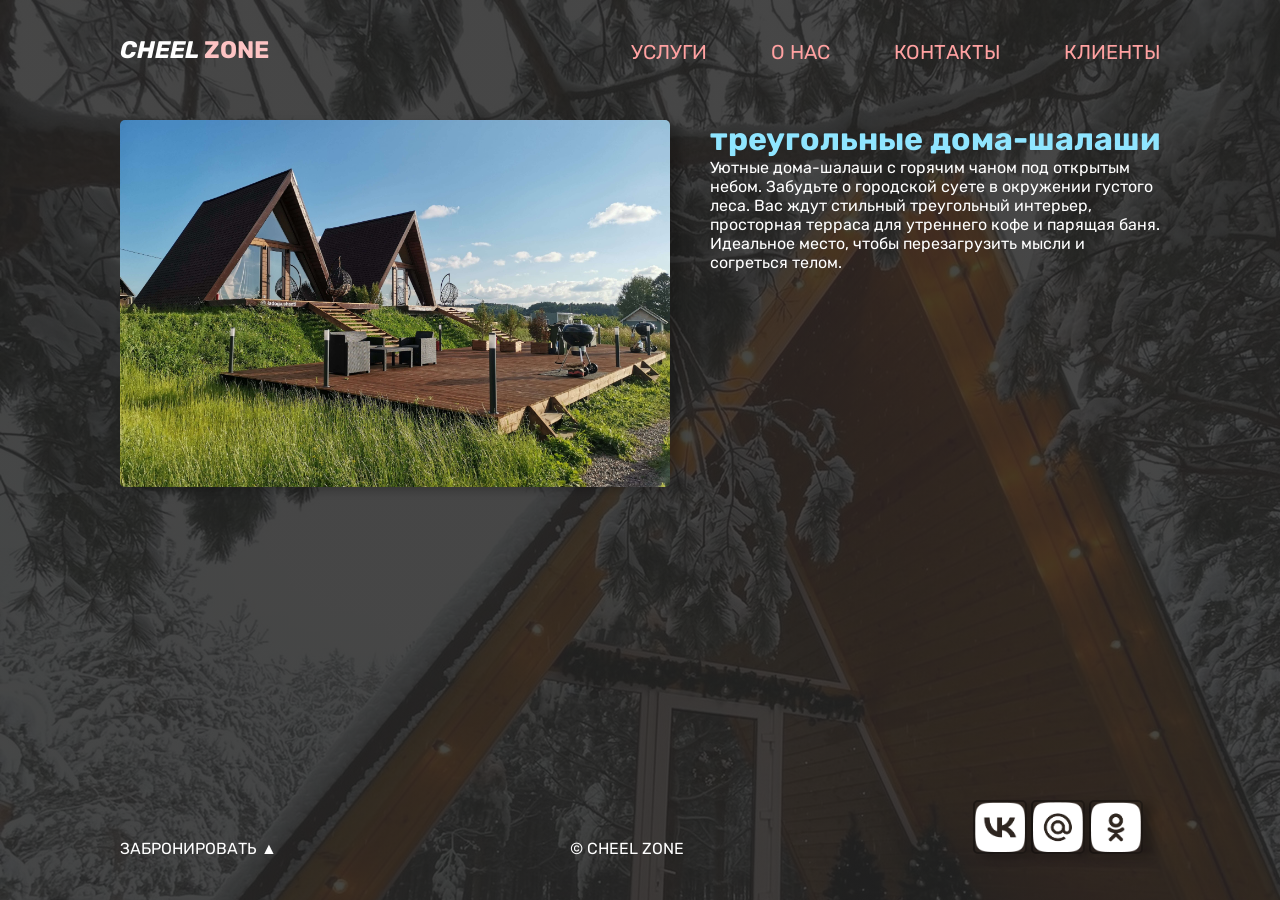
<file: index.html>
<!DOCTYPE html>
<html lang="ru  ">
<head>
    <meta charset="UTF-8">
    <meta name="viewport" content="width=device-width, initial-scale=1.0">
    <link rel="preconnect" href="https://fonts.googleapis.com">
    <link rel="preconnect" href="https://fonts.gstatic.com" crossorigin>
    <link href="https://fonts.googleapis.com/css2?family=Rubik:ital,wght@0,300..900;1,300..900&display=swap" rel="stylesheet">
    <link rel="stylesheet" href="css/style.css">
    <title>Батраков_саша_п-13</title>
</head>
<body>

    <div id="wrapper">
<header class="clearfix">    
   <a href="index.html" id="logo">  <i>Cheel</i>  <span class="pink">zone</span> </a>
   <ul id="mainnav">
        <li><a href="uslugi.html">Услуги</a></li>
        <li><a href="onas.html">О нас</a></li>
        <li><a href="contacts.html">Контакты</a></li>
        <li><a href="client.html">Клиенты</a></li>
   </ul>
</header>
        <main>
            <img class= "main_img-float" src="img/indexhouse.jpg    " alt="picture">
            <h1 style="color: rgb(143, 229, 255);">треугольные дома-шалаши</h1>
            <p>Уютные дома-шалаши с горячим чаном под открытым небом. Забудьте о городской суете в окружении густого леса. Вас ждут стильный треугольный интерьер, просторная терраса для утреннего кофе и парящая баня. Идеальное место, чтобы перезагрузить мысли и согреться телом.</p>
        </main>
        </div>
        <footer>
            <p class="footer_block"><a id="form_href" href="form.html"> Забронировать &#9650;</a></p>
            <p class="footer_block">&copy; Cheel zone</p>
            <div class="footer_icons">
                <a href="#"target= "_blank" ><img class= "footer_img" src="img/иконки соц. сетей/vk.png" alt="vk"></a>
                <a href="#"target= "_blank" ><img class= "footer_img" src="img/иконки соц. сетей/mailru.png" alt="mail"></a>
                <a href="#"target= "_blank" ><img class= "footer_img" src="img/иконки соц. сетей/ok.png" alt="ok"></a>
            </div>
        </footer>
</body>
</html>
</file>
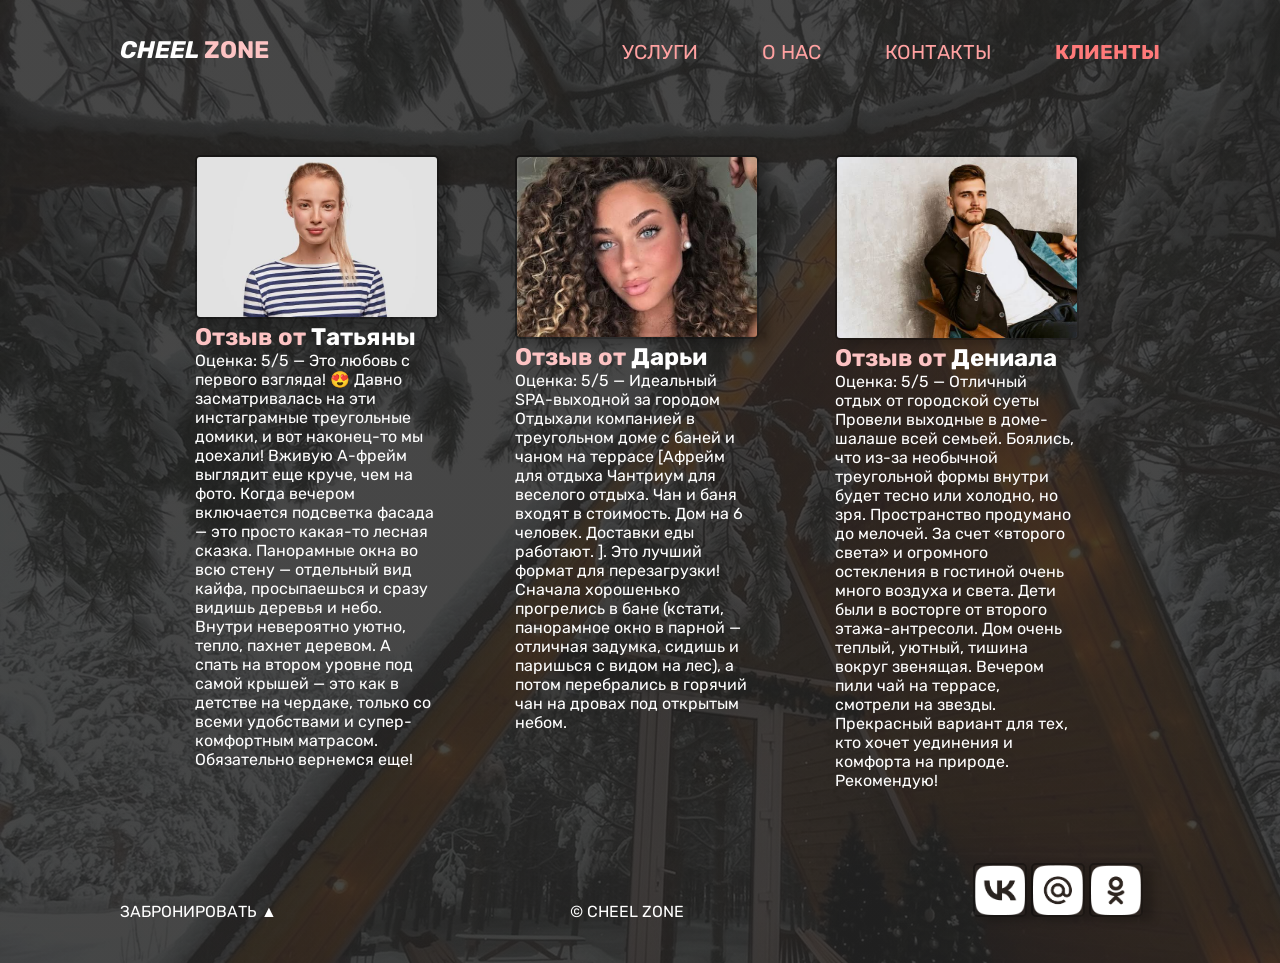
<file: client.html>
<!DOCTYPE html>
<html lang="ru">
<head>
    <meta charset="UTF-8">
    <meta name="viewport" content="width=device-width, initial-scale=1.0">
    <link rel="preconnect" href="https://fonts.googleapis.com">
    <link rel="preconnect" href="https://fonts.gstatic.com" crossorigin>
    <link href="https://fonts.googleapis.com/css2?family=Rubik:ital,wght@0,300..900;1,300..900&display=swap" rel="stylesheet">
    <link rel="stylesheet" href="css/style.css">
    <title>Батраков_саша_п-13</title>
</head>
<body>
    <div id="wrapper">
<header class="clearfix">    
   <a href="index.html" id="logo"> <i>Cheel</i>  <span class="pink">zone</span> </a>
   <ul id="mainnav">
        <li><a href="uslugi.html">Услуги</a></li>
        <li><a href="onas.html">О нас</a></li>
        <li><a href="contacts.html">Контакты</a></li>
        <li class="active"><a href="uslugi.html">Клиенты</a></li>
   </ul>
</header>
        <main>
            <section class="services clearfix">
            <article class= "services__item"><img class="services__img" src="img/cli1.jpg" alt="alt">
            <h2><span class = "pink">Отзыв от</span> Татьяны</h2>
            <p>Оценка: 5/5 — Это любовь с первого взгляда! 😍
Давно засматривалась на эти инстаграмные треугольные домики, и вот наконец-то мы доехали! Вживую А-фрейм выглядит еще круче, чем на фото. Когда вечером включается подсветка фасада — это просто какая-то лесная сказка. Панорамные окна во всю стену — отдельный вид кайфа, просыпаешься и сразу видишь деревья и небо. Внутри невероятно уютно, тепло, пахнет деревом. А спать на втором уровне под самой крышей — это как в детстве на чердаке, только со всеми удобствами и супер-комфортным матрасом. Обязательно вернемся еще!
</p>
            </article>
            <article class= "services__item"><img class="services__img" src="img/cli2.jpg" alt="alt">
            <h2><span class = "pink">Отзыв от</span> Дарьи</h2>
            <p>Оценка: 5/5 — Идеальный SPA-выходной за городом
Отдыхали компанией в треугольном доме с баней и чаном на террасе [Афрейм для отдыха Чантриум для веселого отдыха. Чан и баня входят в стоимость. Дом на 6 человек. Доставки еды работают. ]. Это лучший формат для перезагрузки! Сначала хорошенько прогрелись в бане (кстати, панорамное окно в парной — отличная задумка, сидишь и паришься с видом на лес), а потом перебрались в горячий чан на дровах под открытым небом.
</p>
            </article>
            <article class= "services__item"><img class="services__img" src="img/cli3.jpg" alt="alt">
            <h2><span class = "pink">Отзыв от</span> Дениала</h2>
            <p>Оценка: 5/5 — Отличный отдых от городской суеты
Провели выходные в доме-шалаше всей семьей. Боялись, что из-за необычной треугольной формы внутри будет тесно или холодно, но зря. Пространство продумано до мелочей. За счет «второго света» и огромного остекления в гостиной очень много воздуха и света. Дети были в восторге от второго этажа-антресоли. Дом очень теплый, уютный, тишина вокруг звенящая. Вечером пили чай на террасе, смотрели на звезды. Прекрасный вариант для тех, кто хочет уединения и комфорта на природе. Рекомендую!
</p>
            </article>
            </section>
            <h1 class="h1--invisible">Услуги компании</h1>
        </main>
        </div>
        <footer>
            <p class="footer_block"><a id="form_href" href="form.html"> Забронировать &#9650;</a></p>
            <p class="footer_block">&copy; Cheel zone</p>
            <div class="footer_icons">
                <a href="#"target= "_blank" ><img class= "footer_img" src="img/иконки соц. сетей/vk.png" alt="vk"></a>
                <a href="#"target= "_blank" ><img class= "footer_img" src="img/иконки соц. сетей/mailru.png" alt="mail"></a>
                <a href="#"target= "_blank" ><img class= "footer_img" src="img/иконки соц. сетей/ok.png" alt="ok"></a>
            </div>
        </footer>
</body>
</html>
</file>
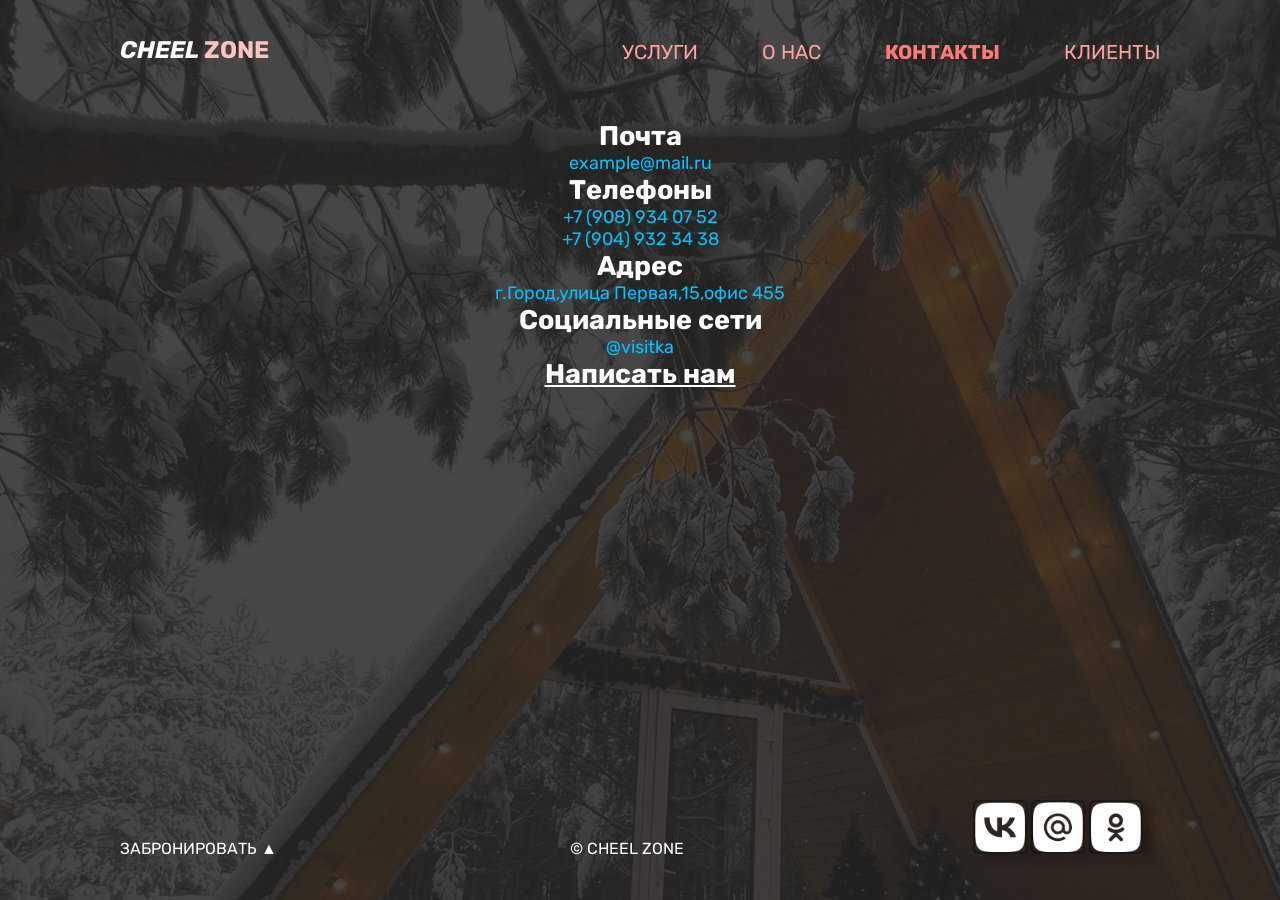
<file: contacts.html>
<!DOCTYPE html>
<html lang="ru">
<head>
    <meta charset="UTF-8">
    <meta name="viewport" content="width=device-width, initial-scale=1.0">
    <link rel="preconnect" href="https://fonts.googleapis.com">
    <link rel="preconnect" href="https://fonts.gstatic.com" crossorigin>
    <link href="https://fonts.googleapis.com/css2?family=Rubik:ital,wght@0,300..900;1,300..900&display=swap" rel="stylesheet">
    <link rel="stylesheet" href="css/style.css">
    <title>Батраков_саша_п-13</title>
</head>
<body>
    <div id="wrapper">
<header class="clearfix">    
   <a href="index.html" id="logo"> <i>Cheel</i>  <span class="pink">zone</span> </a>
   <ul id="mainnav">
        <li><a href="uslugi.html">Услуги</a></li>
        <li><a href="onas.html">О нас</a></li>
        <li class="active"><a href="uslugi.html">Контакты</a></li>
        <li><a href="client.html">Клиенты</a></li>
   </ul>
</header>
    <main class="main1">
        <h2>Почта</h2>
        <p style="color: rgb(0, 195, 255);">example@mail.ru</p>
        <h2>Телефоны</h2>
        <p style="color: rgb(0, 195, 255);">+7 (908) 934 07 52</p>
        <p style="color: rgb(0, 195, 255);">+7 (904) 932 34 38</p>
        <h2>Адрес</h2>
        <p style="color: rgb(0, 195, 255);">г.Город,улица Первая,15,офис 455</p>
        <h2>Социальные сети</h2>
        <p style="color: rgb(0, 195, 255);">@visitka</p>
        <h2><a href="form.html">Написать нам</a></h2>
    </main>
    </div>
    <footer>
            <p class="footer_block"><a id="form_href" href="form.html"> Забронировать &#9650;</a></p>
            <p class="footer_block">&copy; Cheel zone</p>
            <div class="footer_icons">
                <a href="#"target= "_blank" ><img class= "footer_img" src="img/иконки соц. сетей/vk.png" alt="vk"></a>
                <a href="#"target= "_blank" ><img class= "footer_img" src="img/иконки соц. сетей/mailru.png" alt="mail"></a>
                <a href="#"target= "_blank" ><img class= "footer_img" src="img/иконки соц. сетей/ok.png" alt="ok"></a>
            </div>
        </footer>
</body>
</html>
</file>
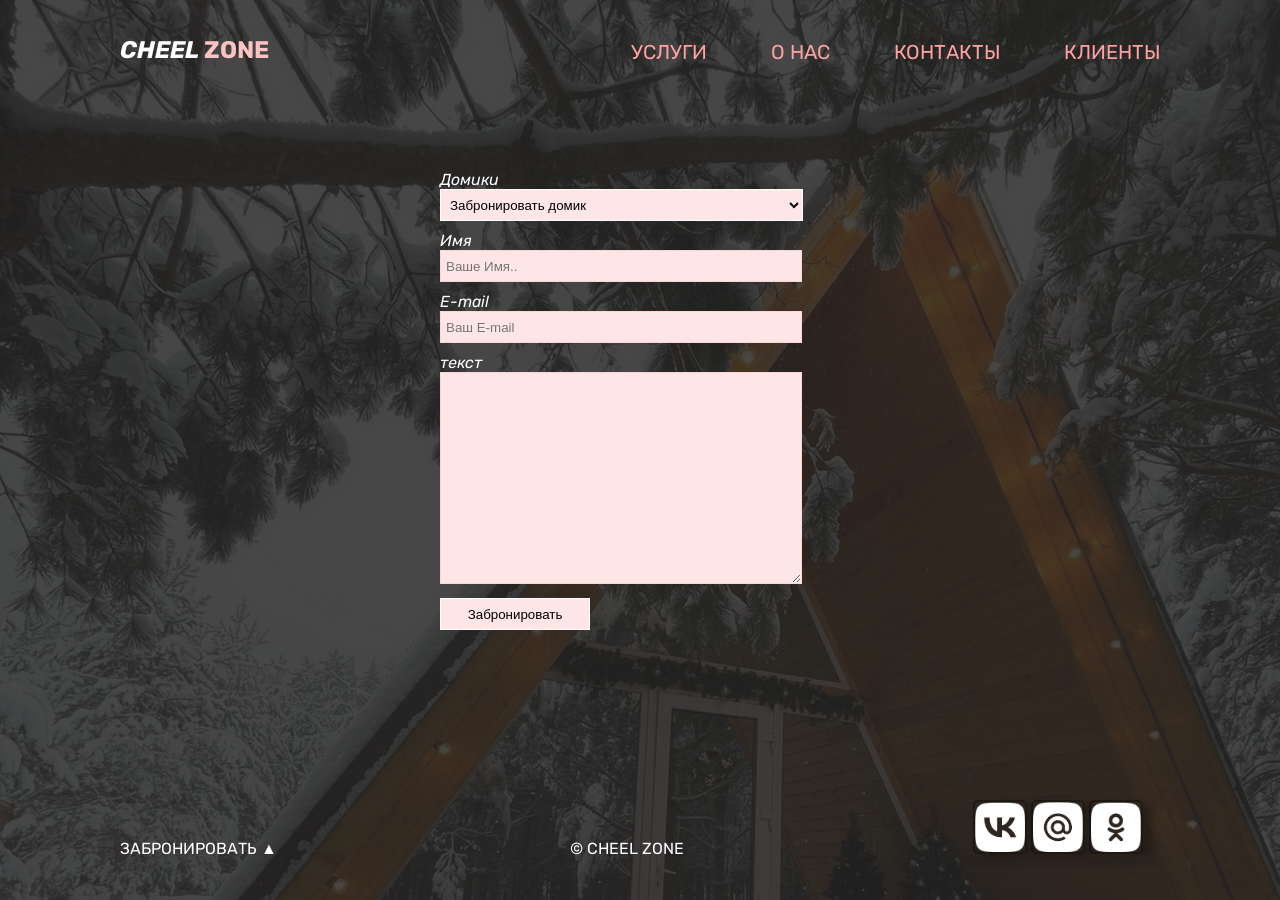
<file: form.html>
<!DOCTYPE html>
<html lang="ru  ">
<head>
    <meta charset="UTF-8">
    <meta name="viewport" content="width=device-width, initial-scale=1.0">
    <link rel="preconnect" href="https://fonts.googleapis.com">
    <link rel="preconnect" href="https://fonts.gstatic.com" crossorigin>
    <link href="https://fonts.googleapis.com/css2?family=Rubik:ital,wght@0,300..900;1,300..900&display=swap" rel="stylesheet">
    <link rel="stylesheet" href="css/style.css">
    <title>Батраков_саша_п-13</title>
</head>
<body>
    <div id="wrapper">
<header class="clearfix">    
   <a href="index.html" id="logo"> <i>Cheel</i>  <span class="pink">zone</span> </a>
   <ul id="mainnav">
        <li><a href="uslugi.html">Услуги</a></li>
        <li><a href="onas.html">О нас</a></li>
        <li><a href="contacts.html">Контакты</a></li>
        <li><a href="client.html">Клиенты</a></li>
   </ul>
</header>
<main class="main-form">
    <form id="contact-form" action="">
        <div class="form_item">
            <label for="topic"><I>Домики</I></label><br>
            <select name="topic" id="topic">
                <option value="1">Забронировать домик</option>
                <option value="2">домики простые</option>
                <option value="3">домик с чаном</option>
                <option value="4">домик с баней</option>
            </select>
        </div>
    <div class="form_item">
      <label for="name"><I>Имя</I></label><br>  
      <input type="text" id="fname"  placeholder="Ваше Имя.." required>
    </div>
    <div class="form_item">
      <label for="E-mail"><I>E-mail</I></label><br> 
      <input type="email" id="E-mail" placeholder="Ваш E-mail" required>
    </div>
    <div class="form_item">
        <label for="textarea"><I>текст</I></label><br>
<textarea id="textarea" rows="15"></textarea>
    </div>
    <div class="form_item">
      <input type="submit" value="Забронировать" >
    </div>
    </form>
</main>
        </div>
        <footer>
            <p class="footer_block"><a id="form_href" href="form.html"> Забронировать &#9650;</a></p>
            <p class="footer_block">&copy; Cheel zone</p>
            <div class="footer_icons">
                <a href="#"target= "_blank" ><img class= "footer_img" src="img/иконки соц. сетей/vk.png" alt="vk"></a>
                <a href="#"target= "_blank" ><img class= "footer_img" src="img/иконки соц. сетей/mailru.png" alt="mail"></a>
                <a href="#"target= "_blank" ><img class= "footer_img" src="img/иконки соц. сетей/ok.png" alt="ok"></a>
            </div>
        </footer>
</body>
</html>
</file>
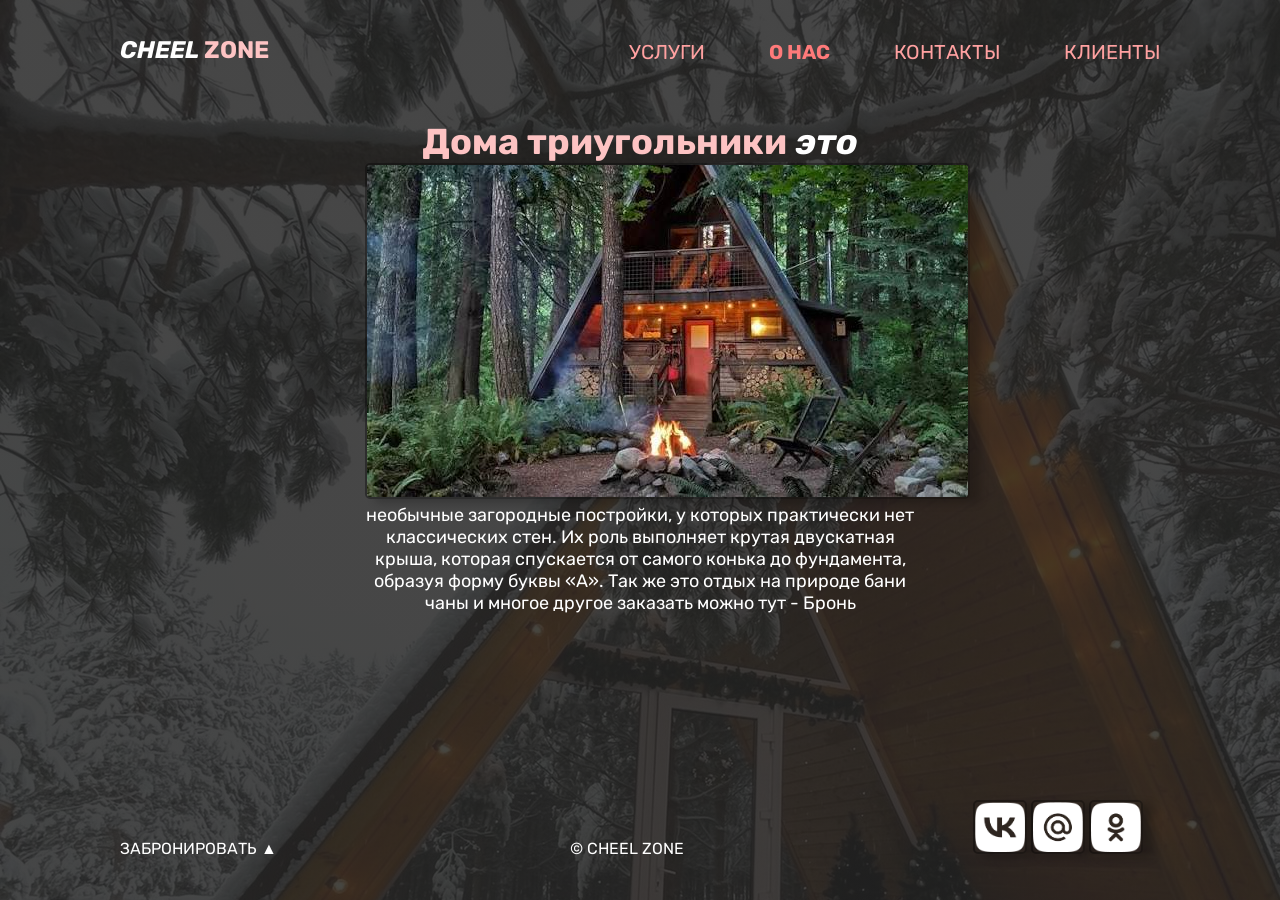
<file: onas.html>
<!DOCTYPE html>
<html lang="ru  ">
<head>
    <meta charset="UTF-8">
    <meta name="viewport" content="width=device-width, initial-scale=1.0">
    <link rel="preconnect" href="https://fonts.googleapis.com">
    <link rel="preconnect" href="https://fonts.gstatic.com" crossorigin>
    <link href="https://fonts.googleapis.com/css2?family=Rubik:ital,wght@0,300..900;1,300..900&display=swap" rel="stylesheet">
    <link rel="stylesheet" href="css/style.css">
    <title>Батраков_саша_п-13</title>
</head>
<body>
    <div id="wrapper">
<header class="clearfix">    
   <a href="index.html" id="logo"> <i>Cheel</i>  <span class="pink">zone</span> </a>
   <ul id="mainnav">
        <li><a href="uslugi.html">Услуги</a></li>
        <li class="active"><a href="uslugi.html">О нас</a></li>
        <li><a href="contacts.html">Контакты</a></li>
        <li><a href="client.html">Клиенты</a></li>
   </ul>
</header>
        <main class="main_onas">
            <h1><span class = "pink">Дома триугольники</span> <i>это</i></h1>
            <img src="img/panaramahome.jpg " alt="picture">
            <p>необычные загородные постройки, у которых практически нет классических стен. Их роль выполняет крутая двускатная крыша, которая спускается от самого конька до фундамента, образуя форму буквы «А». Так же это отдых на природе бани чаны и многое другое заказать можно тут - <a id="form_href" href="form.html">Бронь</a></p>
        </main>
        </div>
        <footer>
            <p class="footer_block"><a id="form_href" href="form.html"> Забронировать &#9650;</a></p>
            <p class="footer_block">&copy; Cheel zone</p>
            <div class="footer_icons">
                <a href="#"target= "_blank" ><img class= "footer_img" src="img/иконки соц. сетей/vk.png" alt="vk"></a>
                <a href="#"target= "_blank" ><img class= "footer_img" src="img/иконки соц. сетей/mailru.png" alt="mail"></a>
                <a href="#"target= "_blank" ><img class= "footer_img" src="img/иконки соц. сетей/ok.png" alt="ok"></a>
            </div>
        </footer>
</body>
</html>
</file>
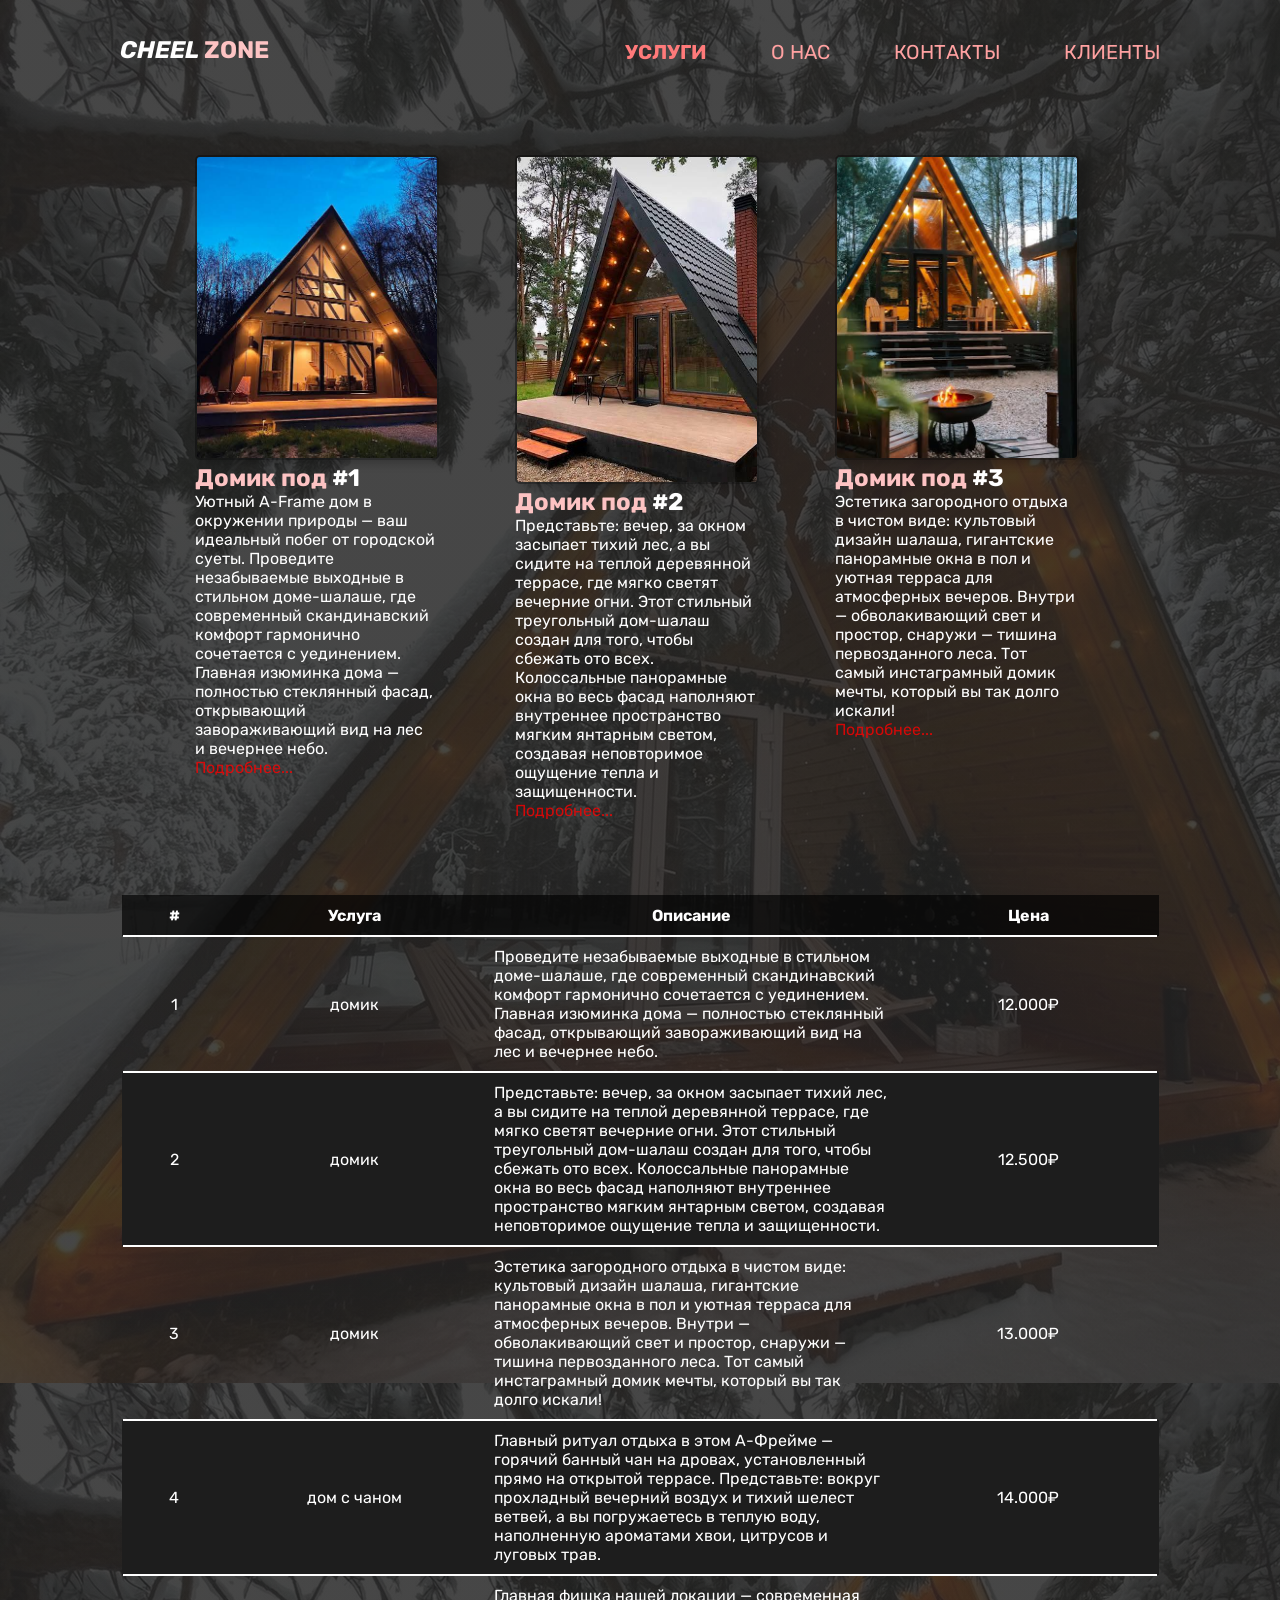
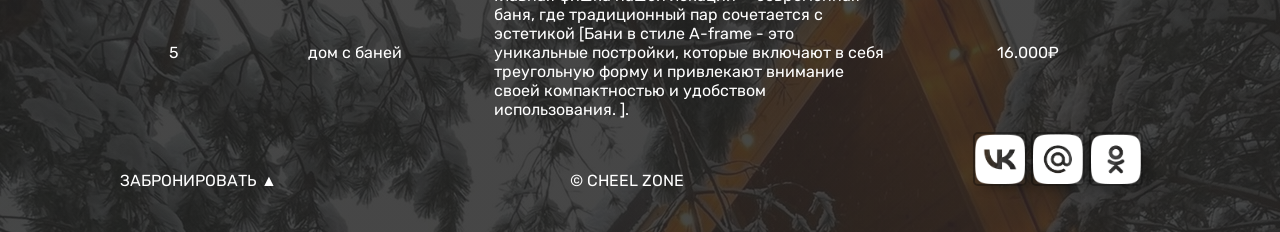
<file: uslugi.html>
<!DOCTYPE html>
<html lang="ru">
<head>
    <meta charset="UTF-8">
    <meta name="viewport" content="width=device-width, initial-scale=1.0">
    <link rel="preconnect" href="https://fonts.googleapis.com">
    <link rel="preconnect" href="https://fonts.gstatic.com" crossorigin>
    <link href="https://fonts.googleapis.com/css2?family=Rubik:ital,wght@0,300..900;1,300..900&display=swap" rel="stylesheet">
    <link rel="stylesheet" href="css/style.css">
    <title>Батраков_саша_п-13</title>
</head>
<body>
    <div id="wrapper">
<header class="clearfix">    
   <a href="index.html" id="logo"> <i>Cheel</i>  <span class="pink">zone</span> </a>
   <ul id="mainnav">
        <li class="active"><a href="uslugi.html">Услуги</a></li>
        <li><a href="onas.html">О нас</a></li>
        <li><a href="contacts.html">Контакты</a></li>
        <li><a href="client.html">Клиенты</a></li>
   </ul>
</header>
        <main>
            <section class="services clearfix">
            <article class= "services__item"><img class="services__img" src="img/home1.jpg" alt="alt">
            <h2><span class = "pink">Домик под</span> #1</h2>
            <p> Уютный A-Frame дом в окружении природы — ваш идеальный побег от городской суеты.
            Проведите незабываемые выходные в стильном доме-шалаше, где современный скандинавский комфорт гармонично сочетается с уединением. Главная изюминка дома — полностью стеклянный фасад, открывающий завораживающий вид на лес и вечернее небо.</p>
            <p style="color: rgba(255, 0, 0, 0.795);">Подробнее...</p>
            </article>
            <article class= "services__item"><img class="services__img" src="img/home2.jpg" alt="alt">
            <h2><span class = "pink">Домик под</span> #2</h2>
            <p>Представьте: вечер, за окном засыпает тихий лес, а вы сидите на теплой деревянной террасе, где мягко светят вечерние огни. Этот стильный треугольный дом-шалаш создан для того, чтобы сбежать ото всех. Колоссальные панорамные окна во весь фасад наполняют внутреннее пространство мягким янтарным светом, создавая неповторимое ощущение тепла и защищенности. </p>
            <p style="color: rgba(255, 0, 0, 0.795);">Подробнее...</p>
            </article>
            <article class= "services__item"><img class="services__img" src="img/home3.jpg  " alt="alt">
            <h2 class="new"><span class="pink">Домик под</span> #3</h2>
            <p>Эстетика загородного отдыха в чистом виде: культовый дизайн шалаша, гигантские панорамные окна в пол и уютная терраса для атмосферных вечеров. Внутри — обволакивающий свет и простор, снаружи — тишина первозданного леса. Тот самый инстаграмный домик мечты, который вы так долго искали! </p>
            <p style="color: rgba(255, 0, 0, 0.795);">Подробнее...</p>
            </article>
            </section>
            <h1 class="h1--invisible">Услуги компании</h1>

            <table class="price">
                <thead>
                    <tr>
                        <th>#</th>
                        <th>Услуга</th>
                        <th>Описание</th>
                        <th>Цена</th>
                    </tr>
                </thead>
                <tbody>
                    <tr>
                    <td>1</td>
                    <td>домик</td>
                    <td>Проведите незабываемые выходные в стильном доме-шалаше, где современный скандинавский комфорт гармонично сочетается с уединением. Главная изюминка дома — полностью стеклянный фасад, открывающий завораживающий вид на лес и вечернее небо. </td>
                    <td>12.000₽</td>
                    </tr>
                    <tr>
                    <td>2</td>
                    <td>домик</td>
                    <td>Представьте: вечер, за окном засыпает тихий лес, а вы сидите на теплой деревянной террасе, где мягко светят вечерние огни. Этот стильный треугольный дом-шалаш создан для того, чтобы сбежать ото всех. Колоссальные панорамные окна во весь фасад наполняют внутреннее пространство мягким янтарным светом, создавая неповторимое ощущение тепла и защищенности. </td>
                    <td>12.500₽</td>
                    </tr>
                    <tr>
                    <td>3</td>
                    <td>домик</td>
                    <td>Эстетика загородного отдыха в чистом виде: культовый дизайн шалаша, гигантские панорамные окна в пол и уютная терраса для атмосферных вечеров. Внутри — обволакивающий свет и простор, снаружи — тишина первозданного леса. Тот самый инстаграмный домик мечты, который вы так долго искали!  </td>
                    <td>13.000₽</td>
                    </tr>
                    <tr>
                    <td>4</td>
                    <td>дом с чаном</td>
                    <td>Главный ритуал отдыха в этом А-Фрейме — горячий банный чан на дровах, установленный прямо на открытой террасе. Представьте: вокруг прохладный вечерний воздух и тихий шелест ветвей, а вы погружаетесь в теплую воду, наполненную ароматами хвои, цитрусов и луговых трав. </td>
                    <td>14.000₽</td>
                    </tr>
                    <tr>
                    <td>5</td>
                    <td>дом с баней</td>
                    <td>Главная фишка нашей локации — современная баня, где традиционный пар сочетается с эстетикой [Бани в стиле A-frame - это уникальные постройки, которые включают в себя треугольную форму и привлекают внимание своей компактностью и удобством использования. ].  </td>
                    <td>16.000₽</td>
                    </tr>
                </tbody>
            </table>
        </main>
        </div>
        <footer>
            <p class="footer_block"><a id="form_href" href="form.html"> Забронировать &#9650;</a></p>
            <p class="footer_block">&copy; Cheel zone</p>
            <div class="footer_icons">
                <a href="#"target= "_blank" ><img class= "footer_img" src="img/иконки соц. сетей/vk.png" alt="vk"></a>
                <a href="#"target= "_blank" ><img class= "footer_img" src="img/иконки соц. сетей/mailru.png" alt="mail"></a>
                <a href="#"target= "_blank" ><img class= "footer_img" src="img/иконки соц. сетей/ok.png" alt="ok"></a>
            </div>
        </footer>
</body>
</html>
</file>
<file: css/style.css>
* {
    margin:0;
    padding: 0;
}

html,body {
  height: 100%;
}

body {
    background-color: #000000;
    color: white;
    font-family: 'Rubik', 'Verdana', 'Arial', sans-serif; 
    background:
      linear-gradient(rgba(37, 37, 37, 0.849), rgba(37, 37, 37, 0.849)),
    url(../img/фондома.jpg)
}

h1, h2, h3, h4, h5, h6 {
    font-family: 'Rubik', 'Arial', sans-serif; 
}

header, main, footer {
    width: 1040px;
    margin: 0 auto ;
}

#wrapper{
    min-height: 100%;
    height: auto !important;
    height: 100%;
     width: 100%;
}

#mainnav {
    float: right;
    margin-top: 40px; }

#mainnav ul {
    list-style: none;
    margin: 0;
    padding-left: 0;
    padding-top: 40px;
}

#mainnav li{
    display: inline ;
    text-transform: uppercase;
}

#mainnav a{
    text-decoration: none;
    margin-left: 60px;
    color: rgb(255, 161, 161);
    font-size: 20px;    
}

#mainnav a:hover{
    text-decoration: underline;
}
#mainnav li.active a{
    font-weight: bold;
    color: rgb(255, 122, 122);
    font-size: 21   px;
}

header{
    height:120px; 
}

main{
    padding-bottom: 100px;
}

footer{   
    margin: -100px auto 0;
    position: relative;
    height: 100px;
}

.main_img-float{
    width: 550px;
    margin-right: 40px;
    float: left;
    border-style: solid;
    border-width: 4px;
    border: #000000;
}


.services{
    padding: 35px;
}

.footer_block:nth-child(2) {
    text-align: center;
}

.services .more-link {
    color: rgb(231, 0, 0);
    text-decoration: none;
}

.services .more-link:hover {
    text-decoration: underline;
}

.services__img{
    width: 240px;
    height: 260px auto;
}

.services__item{
    margin-right: 40px;
    margin-left: 40px;
    width: 240px;
    float: left;

}

.clearfix::after {
    content: "";
    display: table;
    clear: both;
  }

.h1--invisible{
    visibility: hidden;

}

.main_onas{
  justify-content: center; 
  align-items: center;    
  text-align: center;
    max-width: 550px;
    font-size: 18px; 
  
}

.main1{
    text-align: center;
    max-width: 550px;
    font-size: 18px;
}
.main1 .main_img-float1{
     width: 550px;
    max-width: 100%;
    display: block;
    margin: 20px auto;
    float: none;
}
.main1 a{
    color: #ffffff;
}

#wrapper h1{
    text-align: center;
}

#logo{
    text-transform: uppercase;
    text-decoration: none;
    color: #fff;
    font-weight: bold;
    line-height: 100px;
    font-size: 24px;
    float:left;
}

.pink{
    color: rgb(253, 195, 195);  
}

.footer_block{
    display: inline-block;
    width: 335px;
    text-transform: uppercase;
}

.footer_icons{
    display: inline-block;
    width: 335px;
    text-align: right;
    margin-left: 10px;
}

.footer_img{
    width: 50px;
}

table {
    border: 3px solid rgba(255, 255, 255, 0);
     border-collapse: collapse;
}

td, th{
    text-align: center;
    padding: 10px;
}

.price th:first-child{
    width: 10%;
}

.price th:nth-child(2), .price th:last-child{
    width: 25%;
}

td:nth-child(3){
    text-align: left;
}

th{
    background-color: #000000a8;
    border-bottom: solid 2px;
}
tr:nth-child(even){
    border: solid 2px;
    background-color: rgb(29, 29, 29);
}

tr:nth-child(4){
    border-bottom: solid 2px;
}

#form_href{
    text-decoration: none;
    color: #ffffff;
}

#form_href:hover {
  color: #ff7474;
  text-decoration: none;
}

#contact-form input[type="text"]{
    height: 20px;
    width: 350px;
    padding: 5px;
    margin-bottom: 10px;
    border: rgb(255, 214, 214) solid 1px;
    background-color: rgb(255, 230, 230);
}

#contact-form input[type="email"]{
    height: 20px;
    width: 350px;
    padding: 5px;
    margin-bottom: 10px;
    border: rgb(255, 214, 214) solid 1px;
    background-color: rgb(255, 230, 230);
}

input[type="email"]:invalid:not(:placeholder-shown) {
  border-color: rgba(255, 0, 0, 0);
  outline-color: rgba(255, 0, 0, 0);
}

#topic{
    height: 32px;
    width: 363px;
    padding: 5px;
    margin-bottom: 10px;
    border: rgb(255, 255, 255) solid 1px;
    background-color: rgb(255, 230, 230);
}

#contact-form input[type="submit"]{
  height: 32px;
    width: 150px;
    padding: 5px;
    margin-bottom: 10px;
    border: rgb(255, 255, 255) solid 1px;
    background-color: rgb(255, 230, 230); 
}

#contact-form input[type="submit"]:hover{
      height: 32px;
    width: 150px;
    padding: 5px;
    margin-bottom: 10px;
    border: rgb(255, 255, 255) solid 1px;
    background-color: rgba(255, 230, 230, 0.705); 
}

#textarea{
      height: 200px;
    width: 350px;
    padding: 5px;
    margin-bottom: 10px;
    border: rgb(255, 214, 214) solid 1px;
    background-color: rgb(255, 230, 230);  
}

form{
    padding : 50px;
    margin: 0 auto;
    width: 400px;
}



img{
    border: 2px solid #0000005d;
    border-radius: 5px;
    box-shadow: 10px 4px 8px #00000038;
}

.active{
    
    color: #000000;
}
</file>
